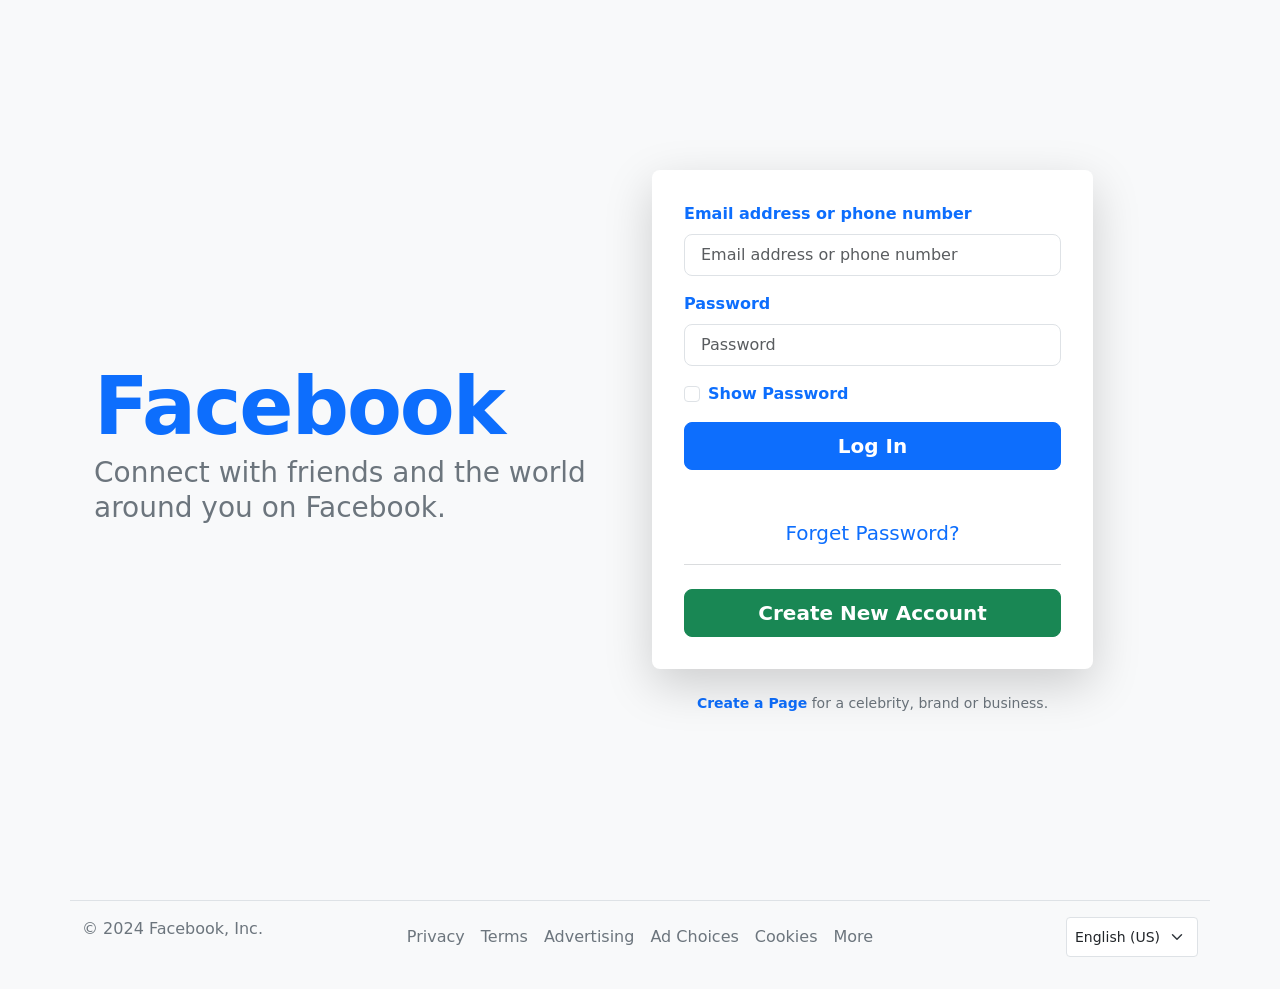
<file: index.html>
<!DOCTYPE html>
<html lang="en">
<head>
    <meta charset="UTF-8">
    <meta name="viewport" content="width=device-width, initial-scale=1.0">
    <title>Facebook - Login </title>
    <!-- Bootstrap CSS -->
     <link rel="stylesheet" href="assets/CSS/bootstrap.min.css">
    <!-- Manual CSS -->
    <link rel="stylesheet" href="assets/CSS/style.css">
</head>
<body class="bg-light">

<div class="container d-flex align-items-center justify-content-center vh-100">
    <div class="row w-100 align-items-center">
        
        <div class="col-lg-6 text-center text-lg-start mb-4 mb-lg-0 pe-lg-5">
            <h1 class="display-1 fw-bold text-primary mb-0" style="letter-spacing: -2px;">Facebook</h1>
            <p class="fs-3 text-secondary fw-normal lh-sm">Connect with friends and the world around you on Facebook.</p>
        </div>

        <div class="col-lg-6 col-xl-5">
            <div class="card border-0 shadow-lg p-3 rounded-3 ">
                <div class="card-body">
                    <form id="loginForm">
                        <div class="mb-3">
                            <label id="emailLabel" class="form-label fw-bold text-primary">Email address or phone number</label>
                            <input type="text" id="emailInp" class="form-control form-control-lg fs-6" placeholder="Email address or phone number">
                        </div>
                        <div class="mb-3">
                            <label id="passLabel" class="form-label fw-bold text-primary">Password</label>
                            <input type="password" id="passInp" class="form-control form-control-lg fs-6" placeholder="Password">
                        </div>
                        <div class="mb-3 form-check">
                            <input type="checkbox" class="form-check-input" id="show">
                            <label class="form-check-label text-primary fw-bold fs-6" for="show">Show Password</label>
                        </div>
                        <button type="submit" class="btn btn-primary btn-lg w-100 fw-bold py-2 fs-5">Log In</button>
                        
                        <div class="text-center mt-5 ">
                            <a href="#" class="text-decoration-none fs-5">Forget Password?</a>
                        </div>
                        
                        <hr class="text-secondary">
                        
                        <div class="text-center pt-2">
                            <a href="signUp.html" class="btn btn-success btn-lg w-100 fw-bold py-2 fs-5">Create New Account</a>
                        </div>
                    </form>
                </div>
            </div>
            
            <div class="text-center mt-4">
                <p class="small text-secondary"><a href="#" class="text-primary fw-bold text-decoration-none ">Create a Page</a> for a celebrity, brand or business.</p>
            </div>
        </div>

    </div>
</div>
<footer>
    <div class="container d-flex flex-wrap justify-content-center justify-content-lg-start py-3 border-top">
        <div class="col-md-3 mb-3">
            <span class="text-secondary">&copy; 2024 Facebook, Inc.</span>
        </div>

        <ul class="nav col-md-6 mb-3 justify-content-center">
            <li class="nav-item"><a href="#" class="nav-link px-2 text-secondary">Privacy</a></li>
            <li class="nav-item"><a href="#" class="nav-link px-2 text-secondary">Terms</a></li>
            <li class="nav-item"><a href="#" class="nav-link px-2 text-secondary">Advertising</a></li>
            <li class="nav-item"><a href="#" class="nav-link px-2 text-secondary">Ad Choices</a></li>
            <li class="nav-item"><a href="#" class="nav-link px-2 text-secondary">Cookies</a></li>
            <li class="nav-item"><a href="#" class="nav-link px-2 text-secondary">More</a></li>
        </ul>

        <div class="col-md-3 mb-3 d-flex justify-content-center justify-content-lg-end">
            <select class="form-select form-select-sm w-auto" aria-label=".form-select-sm example">
                <option selected>English (US)</option>
                <option value="1">Arabic</option>
                <option value="2">French</option>
                <option value="3">Spanish</option>
                <option value="4">Chinese</option>
                <option value="5">Russian</option>
            </select>
        </div>
    </div>
</footer>
<script src="assets/JS/bootstrap.bundle.min.js"></script>
<script src="assets/JS/login.js"></script>
</body>
</html>
</file>
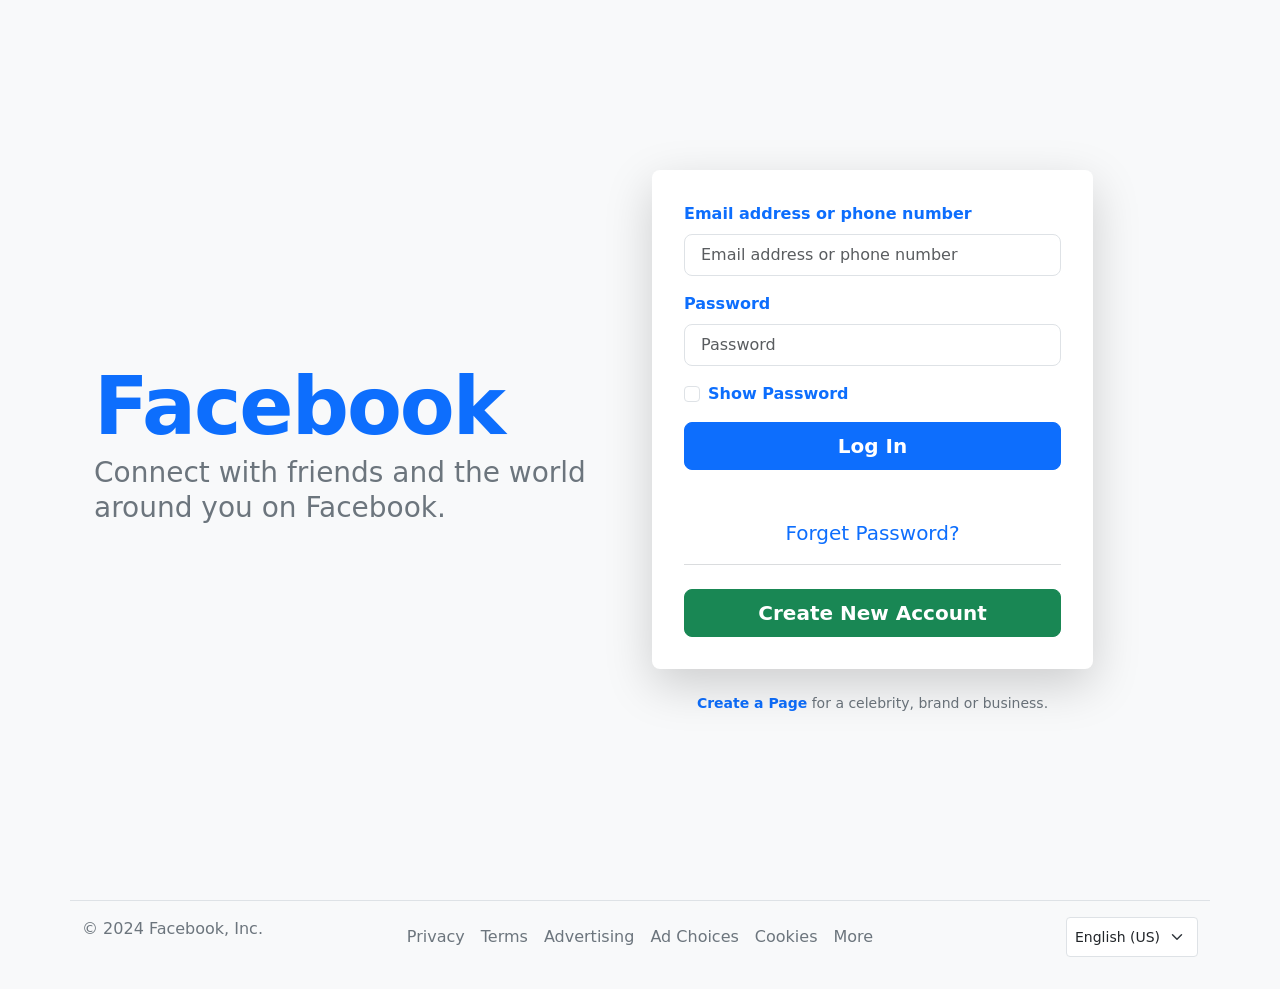
<file: login.html>
<!DOCTYPE html>
<html lang="en">
<head>
    <meta charset="UTF-8">
    <meta name="viewport" content="width=device-width, initial-scale=1.0">
    <title>Facebook - Login </title>
    <!-- Bootstrap CSS -->
     <link rel="stylesheet" href="assets/CSS/bootstrap.min.css">
    <!-- Manual CSS -->
    <link rel="stylesheet" href="assets/CSS/style.css">
</head>
<body class="bg-light">

<div class="container d-flex align-items-center justify-content-center vh-100">
    <div class="row w-100 align-items-center">
        
        <div class="col-lg-6 text-center text-lg-start mb-4 mb-lg-0 pe-lg-5">
            <h1 class="display-1 fw-bold text-primary mb-0" style="letter-spacing: -2px;">Facebook</h1>
            <p class="fs-3 text-secondary fw-normal lh-sm">Connect with friends and the world around you on Facebook.</p>
        </div>

        <div class="col-lg-6 col-xl-5">
            <div class="card border-0 shadow-lg p-3 rounded-3 ">
                <div class="card-body">
                    <form id="loginForm">
                        <div class="mb-3">
                            <label id="emailLabel" class="form-label fw-bold text-primary">Email address or phone number</label>
                            <input type="text" id="emailInp" class="form-control form-control-lg fs-6" placeholder="Email address or phone number">
                        </div>
                        <div class="mb-3">
                            <label id="passLabel" class="form-label fw-bold text-primary">Password</label>
                            <input type="password" id="passInp" class="form-control form-control-lg fs-6" placeholder="Password">
                        </div>
                        <div class="mb-3 form-check">
                            <input type="checkbox" class="form-check-input" id="show">
                            <label class="form-check-label text-primary fw-bold fs-6" for="show">Show Password</label>
                        </div>
                        <button type="submit" class="btn btn-primary btn-lg w-100 fw-bold py-2 fs-5">Log In</button>
                        
                        <div class="text-center mt-5 ">
                            <a href="#" class="text-decoration-none fs-5">Forget Password?</a>
                        </div>
                        
                        <hr class="text-secondary">
                        
                        <div class="text-center pt-2">
                            <a href="signUp.html" class="btn btn-success btn-lg w-100 fw-bold py-2 fs-5">Create New Account</a>
                        </div>
                    </form>
                </div>
            </div>
            
            <div class="text-center mt-4">
                <p class="small text-secondary"><a href="#" class="text-primary fw-bold text-decoration-none ">Create a Page</a> for a celebrity, brand or business.</p>
            </div>
        </div>

    </div>
</div>
<footer>
    <div class="container d-flex flex-wrap justify-content-center justify-content-lg-start py-3 border-top">
        <div class="col-md-3 mb-3">
            <span class="text-secondary">&copy; 2024 Facebook, Inc.</span>
        </div>

        <ul class="nav col-md-6 mb-3 justify-content-center">
            <li class="nav-item"><a href="#" class="nav-link px-2 text-secondary">Privacy</a></li>
            <li class="nav-item"><a href="#" class="nav-link px-2 text-secondary">Terms</a></li>
            <li class="nav-item"><a href="#" class="nav-link px-2 text-secondary">Advertising</a></li>
            <li class="nav-item"><a href="#" class="nav-link px-2 text-secondary">Ad Choices</a></li>
            <li class="nav-item"><a href="#" class="nav-link px-2 text-secondary">Cookies</a></li>
            <li class="nav-item"><a href="#" class="nav-link px-2 text-secondary">More</a></li>
        </ul>

        <div class="col-md-3 mb-3 d-flex justify-content-center justify-content-lg-end">
            <select class="form-select form-select-sm w-auto" aria-label=".form-select-sm example">
                <option selected>English (US)</option>
                <option value="1">Arabic</option>
                <option value="2">French</option>
                <option value="3">Spanish</option>
                <option value="4">Chinese</option>
                <option value="5">Russian</option>
            </select>
        </div>
    </div>
</footer>
<script src="assets/JS/bootstrap.bundle.min.js"></script>
<script src="assets/JS/login.js"></script>
</body>
</html>
</file>
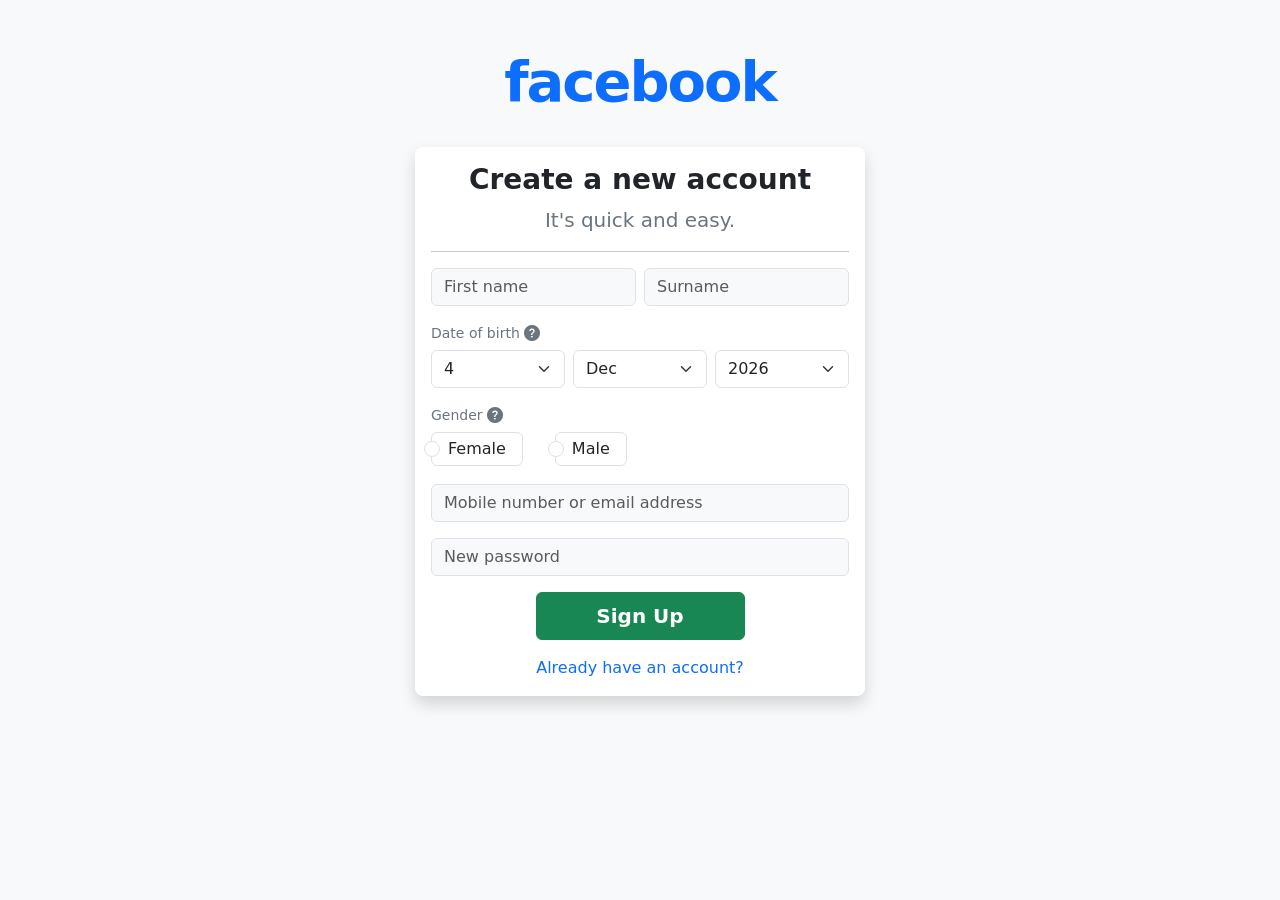
<file: signUp.html>
<!DOCTYPE html>
<html lang="en">
<head>
    <meta charset="UTF-8">
    <meta name="viewport" content="width=device-width, initial-scale=1.0">
    <title>Facebook - Signup</title>

    <!-- Bootstrap CSS -->
    <link rel="stylesheet" href="assets/CSS/bootstrap.min.css">

    <!-- Bootstrap Icons (IMPORTANT) -->
    <link href="https://cdn.jsdelivr.net/npm/bootstrap-icons/font/bootstrap-icons.css" rel="stylesheet">

    <!-- Bootstrap Icons -->
    <link rel="stylesheet" href="https://cdn.jsdelivr.net/npm/bootstrap-icons@1.11.3/font/bootstrap-icons.min.css">

    <!-- Manual CSS -->
    <link rel="stylesheet" href="assets/CSS/style.css">
</head>
<body class="bg-light py-5">

<div class="container d-flex flex-column align-items-center">
    <div class="mb-4 text-center">
        <h1 class="text-primary fw-bold display-4" style="letter-spacing: -2px;">facebook</h1>
    </div>

    <div class="card shadow border-0 rounded-3" style="max-width: 450px; width: 100%;">
        <div class="card-body p-3">
            <div class="text-center mb-3">
                <h2 class="fw-bold fs-3">Create a new account</h2>
                <p class="text-secondary fs-5">It's quick and easy.</p>
            </div>

            <hr class="mb-3">

            <form id="regForm" novalidate>
                <!-- Name Row -->
                <div class="row g-2 mb-3">
                    <div class="col-6 position-relative">
                        <input type="text" id="fName" class="form-control bg-light" placeholder="First name" required>
                        
                        <!-- Tooltip -->
                        <div id="fNameError"
                             class="position-absolute bg-danger text-white p-2 rounded start-0 top-100 mt-2 shadow d-none"
                             style="z-index: 10; width: 100%;">
                            <div class="position-absolute start-0 top-0 translate-middle-y ms-3"
                                 style="border-left: 10px solid transparent; border-right: 10px solid transparent; border-bottom: 10px solid #dc3545;"></div>
                            <small class="fw-bold">What's your name?</small>
                        </div>
                    </div>

                    <div class="col-6">
                        <input type="text" id="lName" class="form-control bg-light" placeholder="Surname" required>
                    </div>
                </div>

                <!-- Date of Birth -->
                <div class="mb-3 position-relative">
                    <div class="d-flex align-items-center mb-1">
                        <span class="small text-secondary me-1">Date of birth</span>
                        <i class="bi bi-question-circle-fill text-secondary"></i>
                    </div>

                    <div class="d-flex gap-2">
                        <select id="day" class="form-select"></select>
                        <select id="month" class="form-select"></select>
                        <select id="year" class="form-select"></select>
                    </div>

                    <i id="dateErrorIcon"
                       class="bi bi-exclamation-circle-fill text-danger position-absolute top-50 end-0 translate-middle-y d-none fs-5"
                       style="margin-top: 10px;"></i>
                </div>

                <!-- Gender -->
                <div class="mb-3 position-relative">
                    <div class="d-flex align-items-center mb-1">
                        <span class="small text-secondary me-1">Gender</span>
                        <i class="bi bi-question-circle-fill text-secondary"></i>
                    </div>

                    <div class="d-flex gap-3">
                        <div class="form-check form-check-inline border rounded px-3 py-1">
                            <input class="form-check-input" type="radio" name="gender" id="female" value="female">
                            <label class="form-check-label" for="female">Female</label>
                        </div>

                        <div class="form-check form-check-inline border rounded px-3 py-1">
                            <input class="form-check-input" type="radio" name="gender" id="male" value="male">
                            <label class="form-check-label" for="male">Male</label>
                        </div>
                    </div>

                    <i id="genderErrorIcon"
                       class="bi bi-exclamation-circle-fill text-danger position-absolute top-50 end-0 translate-middle-y d-none fs-5"></i>
                </div>

                <!-- Mobile/Email -->
                <div class="mb-3">
                    <input type="text" id="emailPhone" class="form-control bg-light"
                           placeholder="Mobile number or email address" required>
                </div>

                <!-- Password -->
                <div class="mb-3">
                    <input type="password" id="pass" class="form-control bg-light"
                           placeholder="New password" required>
                </div>

                <!-- Submit Button -->
                <div class="text-center">
                    <button type="submit" class="btn btn-success fw-bold px-5 py-2 fs-5 w-50">
                        Sign Up
                    </button>
                    <div class="mt-3">
                        <a href="login.html" class="text-decoration-none">Already have an account?</a>
                    </div>
                </div>
            </form>
        </div>
    </div>
</div>

<script src="assets/JS/bootstrap.bundle.min.js"></script>
<script src="assets/JS/signUp.js"></script>
</body>
</html>
</file>
<file: assets/CSS/style.css>
/* Cleared for Bootstrap Only Implementation */
</file>
